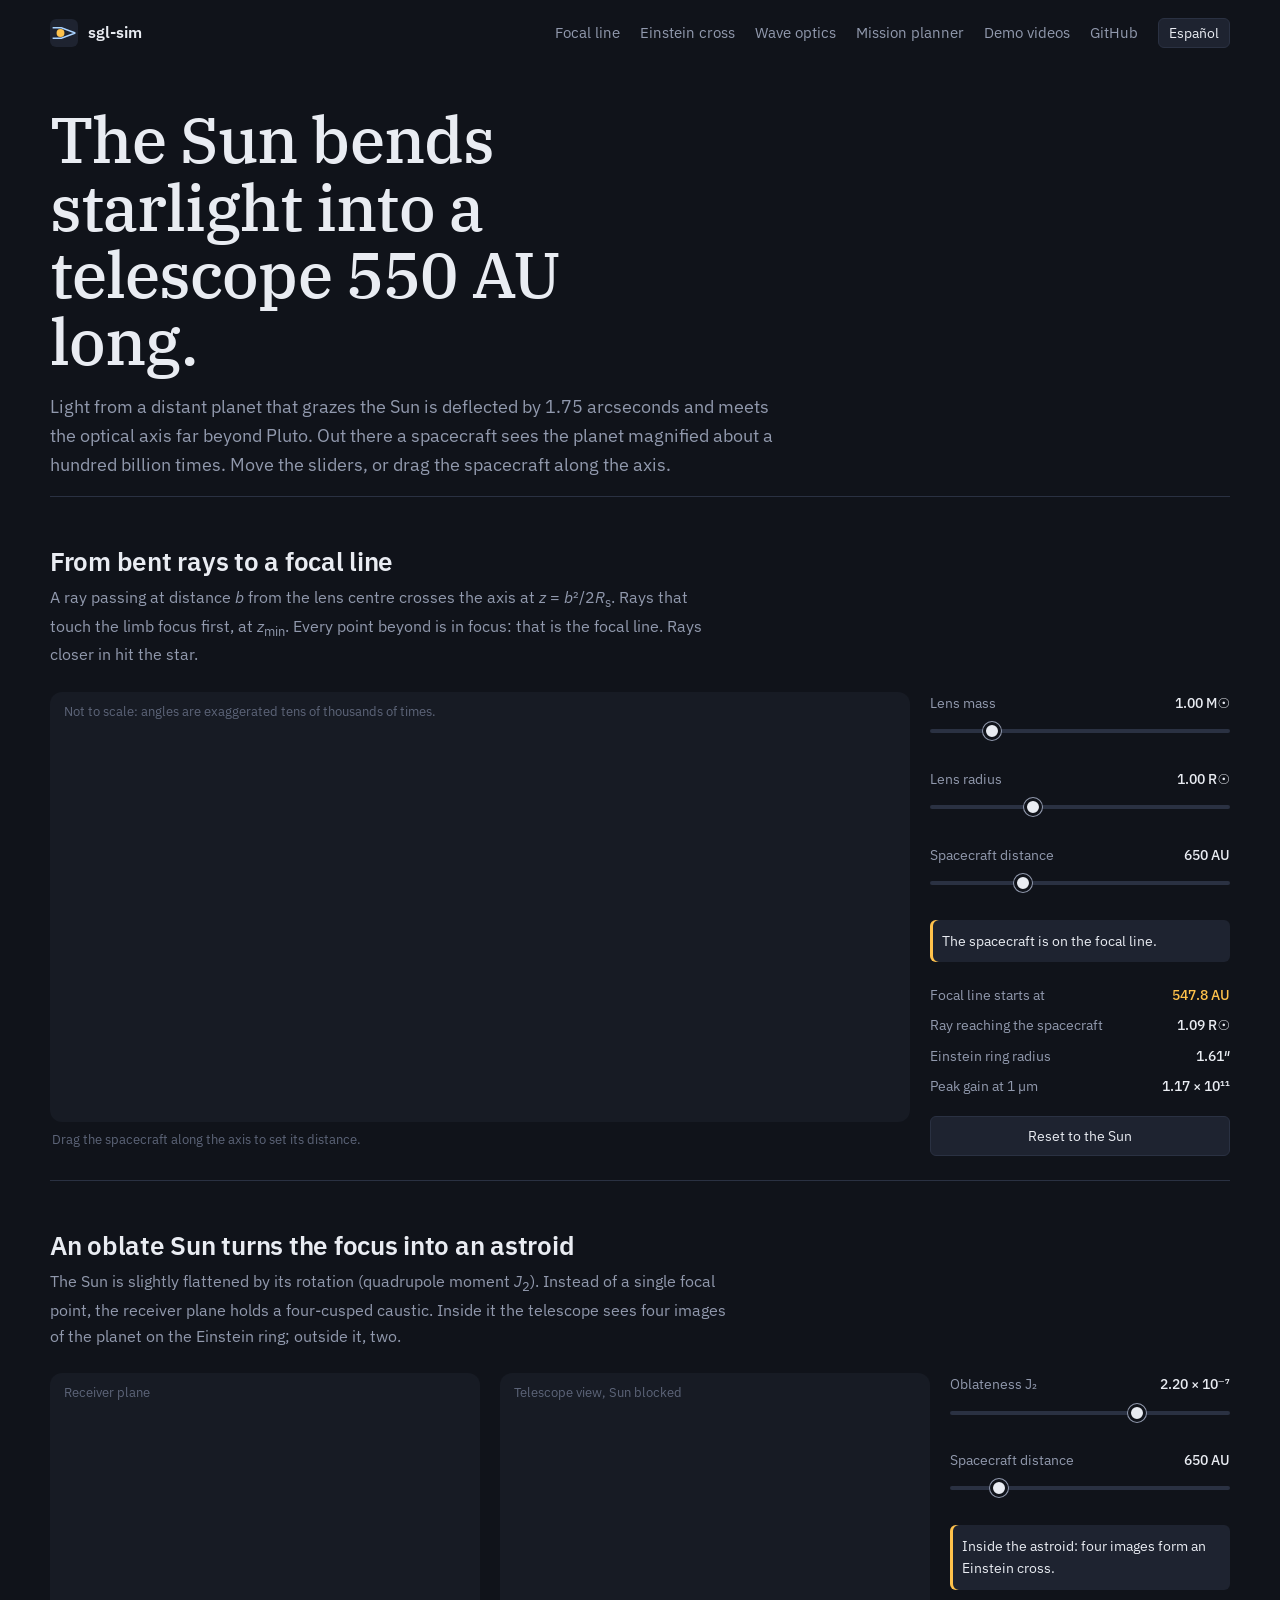
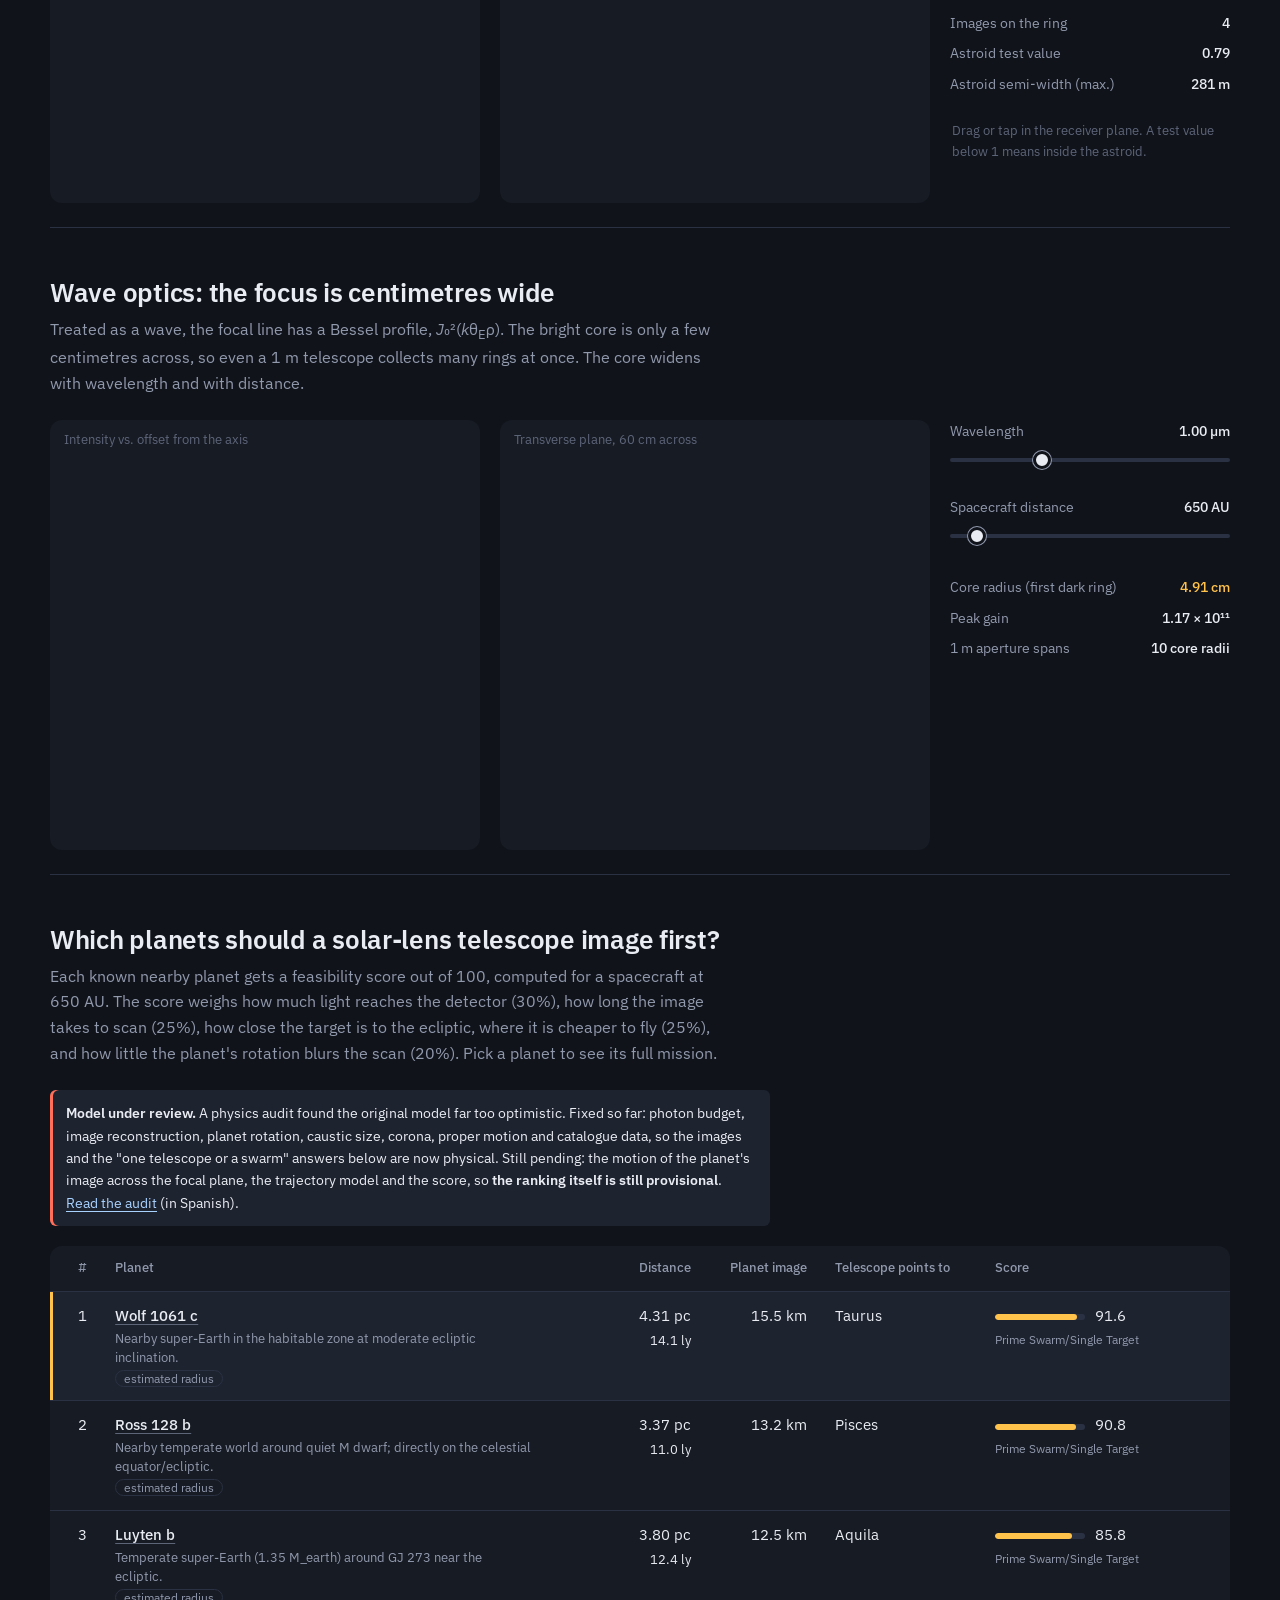
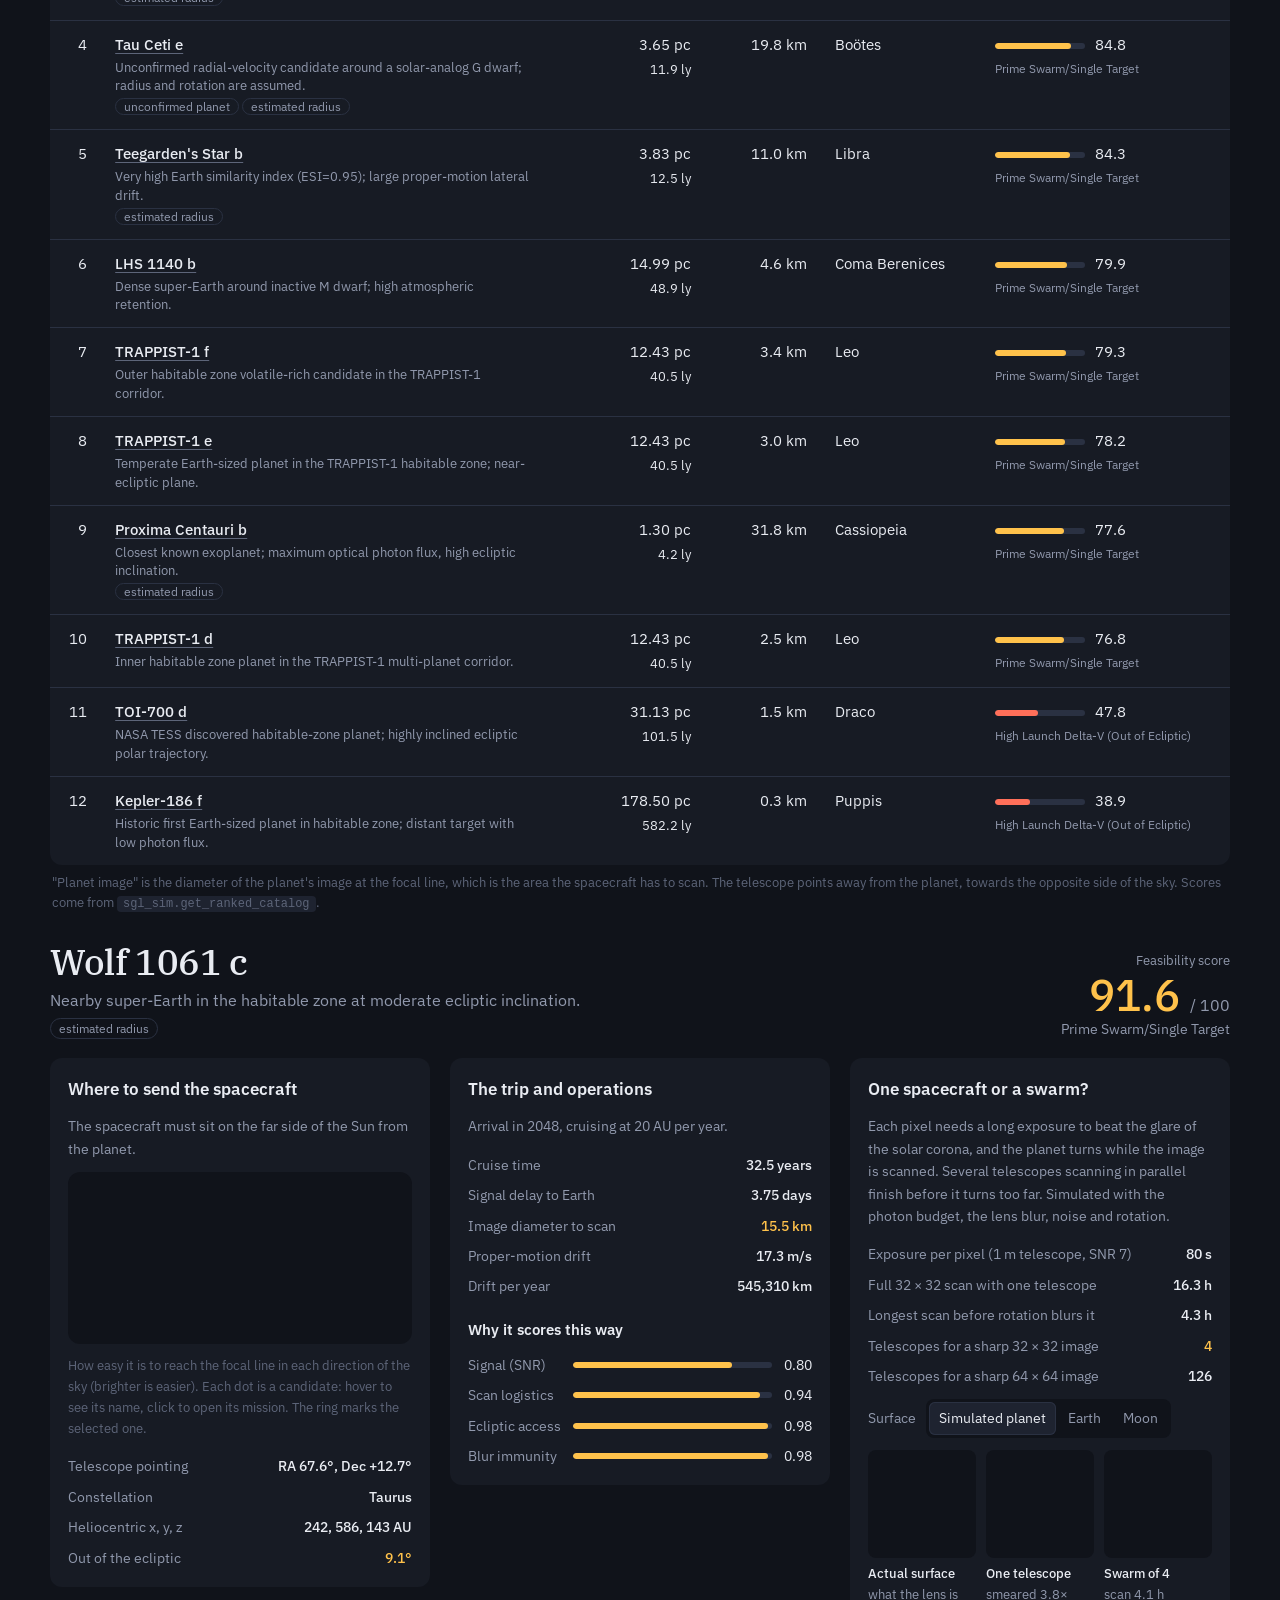
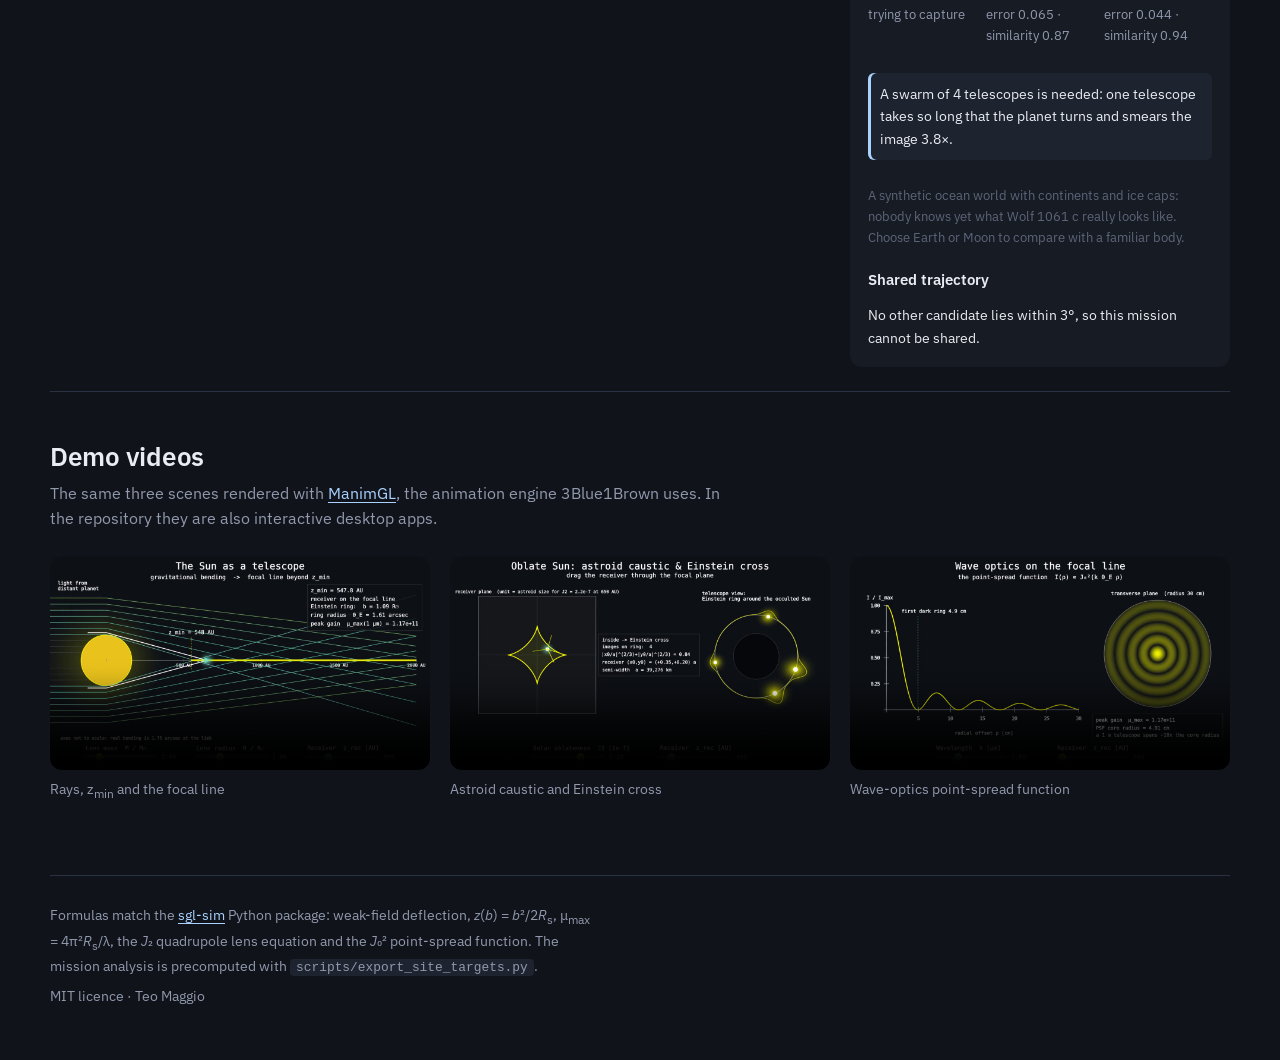
<file: docs/index.html>
<!doctype html>
<html lang="en">
<head>
  <meta charset="utf-8">
  <meta name="viewport" content="width=device-width, initial-scale=1">
  <title>sgl-sim: the Sun as a telescope</title>
  <meta name="description" content="Interactive simulator of the solar gravitational lens: ray bending and the focal line, the J2 astroid caustic and Einstein cross, the wave-optics PSF, and a mission planner for the best exoplanet targets. English and Spanish.">
  <link rel="icon" href="data:image/svg+xml,%3Csvg xmlns='http://www.w3.org/2000/svg' viewBox='0 0 32 32'%3E%3Crect width='32' height='32' rx='7' fill='%2310131a'/%3E%3Cpath d='M3 10 L13 10 L29 16 M3 22 L13 22 L29 16' stroke='%23a9d2ff' stroke-width='1.6' fill='none'/%3E%3Ccircle cx='12' cy='16' r='4.5' fill='%23ffc24b'/%3E%3C/svg%3E">
  <link rel="preconnect" href="https://fonts.googleapis.com">
  <link rel="preconnect" href="https://fonts.gstatic.com" crossorigin>
  <link href="https://fonts.googleapis.com/css2?family=IBM+Plex+Sans:wght@400;500;600&family=IBM+Plex+Serif:wght@500&display=swap" rel="stylesheet">
  <link rel="stylesheet" href="sim/style.css">
  <script src="sim/i18n.js"></script>
</head>
<body>
  <header class="wrap topbar">
    <a class="wordmark" href="./" aria-label="sgl-sim">
      <svg width="28" height="28" viewBox="0 0 32 32" aria-hidden="true"><rect width="32" height="32" rx="7" fill="#1e2330"/><path d="M3 10 L13 10 L29 16 M3 22 L13 22 L29 16" stroke="#a9d2ff" stroke-width="1.6" fill="none"/><circle cx="12" cy="16" r="4.5" fill="#ffc24b"/></svg>
      sgl-sim
    </a>
    <nav aria-label="Sections">
      <a href="#focal-line" data-i18n="nav.focal">Focal line</a>
      <a href="#caustic" data-i18n="nav.caustic">Einstein cross</a>
      <a href="#psf" data-i18n="nav.psf">Wave optics</a>
      <a href="#targets" data-i18n="nav.targets">Mission planner</a>
      <a href="#videos" data-i18n="nav.videos">Demo videos</a>
      <a id="nav-dashboard" href="#" hidden data-i18n="nav.dashboard">Mission dashboard</a>
      <a href="https://github.com/teom275/sgl-sim">GitHub</a>
      <button type="button" class="lang" id="lang-toggle" lang="es" aria-label="Cambiar a español">Español</button>
    </nav>
  </header>

  <main class="wrap">
    <section class="hero">
      <h1 data-i18n="hero.title">The Sun bends starlight into a telescope 550 AU long.</h1>
      <p data-i18n="hero.text">Light from a distant planet that grazes the Sun is deflected by 1.75 arcseconds and meets the optical axis far beyond Pluto. Out there a spacecraft sees the planet magnified about a hundred billion times. Move the sliders, or drag the spacecraft along the axis.</p>
    </section>

    <!-- Scene 1: focal line -->
    <section class="scene" id="focal-line" aria-labelledby="h-focal">
      <h2 id="h-focal" data-i18n="focal.h">From bent rays to a focal line</h2>
      <p class="lede" data-i18n="focal.lede">A ray passing at distance <i>b</i> from the lens centre crosses the axis at <i>z</i> = <i>b</i>²/2<i>R</i><sub>s</sub>. Rays that touch the limb focus first, at <i>z</i><sub>min</sub>. Every point beyond is in focus: that is the focal line. Rays closer in hit the star.</p>
      <div class="stage">
        <div>
          <figure class="canvas wide">
            <canvas id="cv-focal" aria-label="Ray diagram: light bent by the lens converging on the optical axis"></canvas>
            <figcaption data-i18n="focal.cap">Not to scale: angles are exaggerated tens of thousands of times.</figcaption>
          </figure>
          <p class="hint" data-i18n="focal.hint">Drag the spacecraft along the axis to set its distance.</p>
        </div>
        <div class="controls">
          <div class="ctl">
            <label for="f-mass"><span data-i18n="focal.mass">Lens mass</span> <output id="o-mass">1.00 M☉</output></label>
            <input id="f-mass" type="range" min="0.3" max="4" step="0.01" value="1">
          </div>
          <div class="ctl">
            <label for="f-rad"><span data-i18n="focal.rad">Lens radius</span> <output id="o-rad">1.00 R☉</output></label>
            <input id="f-rad" type="range" min="0.3" max="2.4" step="0.01" value="1">
          </div>
          <div class="ctl">
            <label for="f-z"><span data-i18n="focal.z">Spacecraft distance</span> <output id="o-z">650 AU</output></label>
            <input id="f-z" type="range" min="100" max="1950" step="5" value="650">
          </div>
          <div class="status" id="f-status" role="status"></div>
          <dl class="readout">
            <dt data-i18n="focal.dt.zmin">Focal line starts at</dt><dd class="sol" id="r-zmin"></dd>
            <dt data-i18n="focal.dt.b">Ray reaching the spacecraft</dt><dd id="r-b"></dd>
            <dt data-i18n="focal.dt.theta">Einstein ring radius</dt><dd id="r-theta"></dd>
            <dt data-i18n="focal.dt.mu">Peak gain at 1 µm</dt><dd id="r-mu"></dd>
          </dl>
          <button class="btn" type="button" id="f-reset" data-i18n="focal.reset">Reset to the Sun</button>
        </div>
      </div>
    </section>

    <!-- Scene 2: caustic -->
    <section class="scene" id="caustic" aria-labelledby="h-caustic">
      <h2 id="h-caustic" data-i18n="caustic.h">An oblate Sun turns the focus into an astroid</h2>
      <p class="lede" data-i18n="caustic.lede">The Sun is slightly flattened by its rotation (quadrupole moment <i>J</i><sub>2</sub>). Instead of a single focal point, the receiver plane holds a four-cusped caustic. Inside it the telescope sees four images of the planet on the Einstein ring; outside it, two.</p>
      <div class="stage two">
        <figure class="canvas square">
          <canvas id="cv-plane" aria-label="Receiver plane with astroid caustic; drag to move the spacecraft"></canvas>
          <figcaption data-i18n="caustic.cap1">Receiver plane</figcaption>
        </figure>
        <figure class="canvas square">
          <canvas id="cv-ring" aria-label="Telescope view of the Einstein ring with the planet's images"></canvas>
          <figcaption data-i18n="caustic.cap2">Telescope view, Sun blocked</figcaption>
        </figure>
        <div class="controls">
          <div class="ctl">
            <label for="c-j2"><span data-i18n="caustic.j2">Oblateness J₂</span> <output id="o-j2">2.20 × 10⁻⁷</output></label>
            <input id="c-j2" type="range" min="0.5" max="3" step="0.01" value="2.2">
          </div>
          <div class="ctl">
            <label for="c-z"><span data-i18n="caustic.z">Spacecraft distance</span> <output id="o-cz">650 AU</output></label>
            <input id="c-z" type="range" min="550" max="1200" step="5" value="650">
          </div>
          <div class="status" id="c-status" role="status"></div>
          <dl class="readout">
            <dt data-i18n="caustic.dt.n">Images on the ring</dt><dd id="r-nimg"></dd>
            <dt data-i18n="caustic.dt.val">Astroid test value</dt><dd id="r-astroid"></dd>
            <dt data-i18n="caustic.dt.a">Astroid semi-width (max.)</dt><dd id="r-a"></dd>
          </dl>
          <p class="hint" data-i18n="caustic.hint">Drag or tap in the receiver plane. A test value below 1 means inside the astroid.</p>
        </div>
      </div>
    </section>

    <!-- Scene 3: PSF -->
    <section class="scene" id="psf" aria-labelledby="h-psf">
      <h2 id="h-psf" data-i18n="psf.h">Wave optics: the focus is centimetres wide</h2>
      <p class="lede" data-i18n="psf.lede">Treated as a wave, the focal line has a Bessel profile, <i>J</i>₀²(<i>k</i>θ<sub>E</sub>ρ). The bright core is only a few centimetres across, so even a 1 m telescope collects many rings at once. The core widens with wavelength and with distance.</p>
      <div class="stage two">
        <figure class="canvas square">
          <canvas id="cv-psf" aria-label="Radial profile of the point-spread function"></canvas>
          <figcaption data-i18n="psf.cap1">Intensity vs. offset from the axis</figcaption>
        </figure>
        <figure class="canvas square">
          <canvas id="cv-det" aria-label="Transverse plane image of the point-spread function"></canvas>
          <figcaption data-i18n="psf.cap2">Transverse plane, 60 cm across</figcaption>
        </figure>
        <div class="controls">
          <div class="ctl">
            <label for="p-lam"><span data-i18n="psf.lam">Wavelength</span> <output id="o-lam">1.00 µm</output></label>
            <input id="p-lam" type="range" min="0.3" max="2.5" step="0.01" value="1">
          </div>
          <div class="ctl">
            <label for="p-z"><span data-i18n="psf.z">Spacecraft distance</span> <output id="o-pz">650 AU</output></label>
            <input id="p-z" type="range" min="550" max="2000" step="5" value="650">
          </div>
          <dl class="readout">
            <dt data-i18n="psf.dt.core">Core radius (first dark ring)</dt><dd class="sol" id="r-rho0"></dd>
            <dt data-i18n="psf.dt.mu">Peak gain</dt><dd id="r-mu2"></dd>
            <dt data-i18n="psf.dt.span">1 m aperture spans</dt><dd id="r-span"></dd>
          </dl>
        </div>
      </div>
    </section>

    <!-- Mission planner -->
    <section class="scene" id="targets" aria-labelledby="h-targets">
      <h2 id="h-targets" data-i18n="targets.h">Which planets should a solar-lens telescope image first?</h2>
      <p class="lede" data-i18n="targets.lede">Each known nearby planet gets a feasibility score out of 100, computed for a spacecraft at 650 AU. The score weighs how much light reaches the detector (30%), how long the image takes to scan (25%), how close the target is to the ecliptic, where it is cheaper to fly (25%), and how little the planet's rotation blurs the scan (20%). Pick a planet to see its full mission.</p>
      <aside class="review" role="note" data-i18n="review.note"><b>Model under review.</b> A physics audit found the original model far too optimistic. Fixed so far: photon budget, image reconstruction, planet rotation, caustic size, corona, proper motion and catalogue data, so the images and the "one telescope or a swarm" answers below are now physical. Still pending: the motion of the planet's image across the focal plane, the trajectory model and the score, so <b>the ranking itself is still provisional</b>. <a href="https://github.com/teom275/sgl-sim/blob/main/docs/auditoria-fisica.md">Read the audit</a> (in Spanish).</aside>
      <div class="table-wrap">
        <table class="targets">
          <thead>
            <tr>
              <th scope="col" class="num">#</th>
              <th scope="col" data-i18n="th.planet">Planet</th>
              <th scope="col" class="num" data-i18n="th.dist">Distance</th>
              <th scope="col" class="num" data-i18n="th.img">Planet image</th>
              <th scope="col" data-i18n="th.points">Telescope points to</th>
              <th scope="col" data-i18n="th.score">Score</th>
            </tr>
          </thead>
          <tbody id="targets-body">
            <tr><td colspan="6" class="empty" data-i18n="targets.loading">Loading the ranking…</td></tr>
          </tbody>
        </table>
      </div>
      <p class="hint" data-i18n="targets.hint">"Planet image" is the diameter of the planet's image at the focal line, which is the area the spacecraft has to scan. The telescope points away from the planet, towards the opposite side of the sky. Scores come from <code>sgl_sim.get_ranked_catalog</code>.</p>

      <article class="mission" id="mission" aria-live="polite" hidden>
        <header class="mission-head">
          <div>
            <h3 id="m-name"></h3>
            <p id="m-desc"></p>
          </div>
          <div class="mission-score">
            <span class="mission-score-label" data-i18n="m.score">Feasibility score</span>
            <span class="mission-score-num" id="m-score"></span>
            <span class="mission-tier" id="m-tier"></span>
          </div>
        </header>

        <div class="mission-grid">
          <section class="panel">
            <h4 data-i18n="m.where">Where to send the spacecraft</h4>
            <p class="panel-lede" data-i18n="m.where.lede">The spacecraft must sit on the far side of the Sun from the planet.</p>
            <figure class="canvas sky" id="sky-fig">
              <canvas id="cv-sky" aria-label="All-sky map of where the solar lens is easiest to use. Each dot is a candidate; select one to open its mission."></canvas>
              <div class="sky-tip" id="sky-tip" role="tooltip" hidden></div>
            </figure>
            <p class="hint" data-i18n="m.sky">How easy it is to reach the focal line in each direction of the sky (brighter is easier). Each dot is a candidate: hover to see its name, click to open its mission. The ring marks the selected one.</p>
            <dl class="readout">
              <dt data-i18n="m.point">Telescope pointing</dt><dd id="m-point"></dd>
              <dt data-i18n="m.const">Constellation</dt><dd id="m-const"></dd>
              <dt data-i18n="m.xyz">Heliocentric x, y, z</dt><dd id="m-xyz"></dd>
              <dt data-i18n="m.incl">Out of the ecliptic</dt><dd class="sol" id="m-incl"></dd>
            </dl>
          </section>

          <section class="panel">
            <h4 data-i18n="m.trip">The trip and operations</h4>
            <p class="panel-lede" id="m-trip-lede"></p>
            <dl class="readout">
              <dt data-i18n="m.cruise">Cruise time</dt><dd id="m-cruise"></dd>
              <dt data-i18n="m.delay">Signal delay to Earth</dt><dd id="m-delay"></dd>
              <dt data-i18n="m.imgdiam">Image diameter to scan</dt><dd class="sol" id="m-img"></dd>
              <dt data-i18n="m.drift">Proper-motion drift</dt><dd id="m-drift"></dd>
              <dt data-i18n="m.driftyr">Drift per year</dt><dd id="m-driftyr"></dd>
            </dl>
            <h4 class="sub" data-i18n="m.breakdown">Why it scores this way</h4>
            <div class="bars" id="m-bars"></div>
          </section>

          <section class="panel">
            <h4 data-i18n="m.imaging">One spacecraft or a swarm?</h4>
            <p class="panel-lede" data-i18n="m.imaging.lede">Each pixel needs a long exposure to beat the glare of the solar corona, and the planet turns while the image is scanned. Several telescopes scanning in parallel finish before it turns too far. Simulated with the photon budget, the lens blur, noise and rotation.</p>
            <dl class="readout">
              <dt data-i18n="m.tpix">Exposure per pixel (1 m telescope, SNR 7)</dt><dd id="m-tpix"></dd>
              <dt data-i18n="m.scan1">Full 32 × 32 scan with one telescope</dt><dd id="m-scan1"></dd>
              <dt data-i18n="m.tsharp">Longest scan before rotation blurs it</dt><dd id="m-tsharp"></dd>
              <dt data-i18n="m.need32">Telescopes for a sharp 32 × 32 image</dt><dd class="sol" id="m-need32"></dd>
              <dt data-i18n="m.need64">Telescopes for a sharp 64 × 64 image</dt><dd id="m-need64"></dd>
            </dl>
            <div class="surface-pick" role="radiogroup" aria-labelledby="surface-label">
              <span id="surface-label" data-i18n="m.surface">Surface</span>
              <div class="seg-group">
                <button type="button" role="radio" class="seg" data-surface="planet" aria-checked="true" data-i18n="m.surf.planet">Simulated planet</button>
                <button type="button" role="radio" class="seg" data-surface="earth" aria-checked="false" data-i18n="m.surf.earth">Earth</button>
                <button type="button" role="radio" class="seg" data-surface="moon" aria-checked="false" data-i18n="m.surf.moon">Moon</button>
              </div>
            </div>
            <div class="compare three">
              <figure><div class="canvas square"><canvas id="cv-b0" aria-label="Actual surface"></canvas></div><figcaption id="m-b0"></figcaption></figure>
              <figure><div class="canvas square"><canvas id="cv-b1" aria-label="Reconstruction with one spacecraft"></canvas></div><figcaption id="m-b1"></figcaption></figure>
              <figure><div class="canvas square"><canvas id="cv-bn" aria-label="Reconstruction with a swarm"></canvas></div><figcaption id="m-bn"></figcaption></figure>
            </div>
            <p class="status" id="m-verdict"></p>
            <p class="hint" id="m-surface-note"></p>
            <h4 class="sub" data-i18n="m.shared">Shared trajectory</h4>
            <p class="panel-text" id="m-shared"></p>
          </section>
        </div>
      </article>
    </section>

    <!-- Videos -->
    <section class="scene" id="videos" aria-labelledby="h-videos">
      <h2 id="h-videos" data-i18n="videos.h">Demo videos</h2>
      <p class="lede" data-i18n="videos.lede">The same three scenes rendered with <a href="https://github.com/3b1b/manim">ManimGL</a>, the animation engine 3Blue1Brown uses. In the repository they are also interactive desktop apps.</p>
      <div class="videos">
        <figure>
          <video controls muted playsinline preload="metadata" poster="videos/SolarLensFocalLine.jpg" src="videos/SolarLensFocalLine.mp4"></video>
          <figcaption data-i18n="videos.c1">Rays, z<sub>min</sub> and the focal line</figcaption>
        </figure>
        <figure>
          <video controls muted playsinline preload="metadata" poster="videos/EinsteinCrossExplorer.jpg" src="videos/EinsteinCrossExplorer.mp4"></video>
          <figcaption data-i18n="videos.c2">Astroid caustic and Einstein cross</figcaption>
        </figure>
        <figure>
          <video controls muted playsinline preload="metadata" poster="videos/WavePSFExplorer.jpg" src="videos/WavePSFExplorer.mp4"></video>
          <figcaption data-i18n="videos.c3">Wave-optics point-spread function</figcaption>
        </figure>
      </div>
    </section>
  </main>

  <footer class="wrap foot">
    <p data-i18n="foot.1">Formulas match the <a href="https://github.com/teom275/sgl-sim">sgl-sim</a> Python package: weak-field deflection, <i>z</i>(<i>b</i>) = <i>b</i>²/2<i>R</i><sub>s</sub>, μ<sub>max</sub> = 4π²<i>R</i><sub>s</sub>/λ, the <i>J</i>₂ quadrupole lens equation and the <i>J</i>₀² point-spread function. The mission analysis is precomputed with <code>scripts/export_site_targets.py</code>.</p>
    <p data-i18n="foot.2">MIT licence · Teo Maggio</p>
  </footer>

  <script src="sim/config.js"></script>
  <script src="sim/physics.js"></script>
  <script src="sim/scenes.js"></script>
</body>
</html>
</file>
<file: docs/sim/style.css>
/* sgl-sim web simulator. Principle: the chrome stays monochrome; only light is coloured. */
:root {
  --void: #10131a;
  --surface: #171b24;
  --raised: #1e2330;
  --rule: #2a3142;
  --ink: #e9ecf2;
  --dim: #9199ad;
  --faint: #5d6579;
  --sol: #ffc24b;      /* focused light, the focal line */
  --ice: #a9d2ff;      /* incoming starlight */
  --flare: #ff6f59;    /* light the star blocks */
  --radius-fig: 12px;
  --radius-ctl: 6px;
  --sans: "IBM Plex Sans", system-ui, -apple-system, "Segoe UI", sans-serif;
  --serif: "IBM Plex Serif", Georgia, serif;
  --measure: 68ch;
  color-scheme: dark;
}

* { box-sizing: border-box; }

html { -webkit-text-size-adjust: 100%; }

body {
  margin: 0;
  background: var(--void);
  color: var(--ink);
  font: 400 16px/1.6 var(--sans);
  font-variant-numeric: tabular-nums;
}

a { color: var(--ice); text-underline-offset: 3px; }
a:hover { color: var(--ink); }

:focus-visible { outline: 2px solid var(--sol); outline-offset: 3px; border-radius: 4px; }

.wrap { width: min(1180px, 100% - 32px); margin-inline: auto; }

/* ---------- top bar ---------- */
.topbar {
  display: flex; align-items: center; justify-content: space-between; gap: 16px;
  padding: 18px 0;
}
.wordmark { white-space: nowrap; display: flex; align-items: center; gap: 10px; font-weight: 600; color: var(--ink); text-decoration: none; }
.wordmark svg { display: block; }
.topbar nav { display: flex; gap: 8px 20px; flex-wrap: wrap; align-items: center; font-size: 15px; }
.topbar nav a { color: var(--dim); text-decoration: none; }
.topbar nav a:hover { color: var(--ink); }

/* ---------- hero ---------- */
.hero { padding: 40px 0 8px; }
.hero h1 {
  font: 500 clamp(34px, 5.4vw, 64px)/1.05 var(--serif);
  letter-spacing: -0.015em;
  margin: 0 0 18px;
  max-width: 17ch;
}
.hero p { color: var(--dim); max-width: var(--measure); margin: 0 0 8px; font-size: 18px; }

/* ---------- scene blocks ---------- */
.scene { padding: 48px 0 24px; border-top: 1px solid var(--rule); }
.scene:first-of-type { border-top: 0; }
.scene h2 { font: 600 26px/1.25 var(--sans); margin: 0 0 8px; letter-spacing: -0.01em; }
.scene .lede { color: var(--dim); max-width: var(--measure); margin: 0 0 24px; }

.stage { display: grid; gap: 20px; grid-template-columns: minmax(0, 1fr) 300px; align-items: start; }
.stage.two { grid-template-columns: minmax(0, 1fr) minmax(0, 1fr) 280px; }

figure.canvas {
  margin: 0; background: var(--surface); border-radius: var(--radius-fig);
  position: relative; overflow: hidden; touch-action: none;
}
figure.canvas canvas { display: block; width: 100%; height: 100%; }
figure.canvas.wide { aspect-ratio: 16 / 8; }
figure.canvas.square { aspect-ratio: 1 / 1; }
figure.canvas figcaption {
  position: absolute; left: 14px; top: 10px; font-size: 13px; color: var(--faint); pointer-events: none;
}
.hint { font-size: 13px; color: var(--faint); margin: 8px 2px 0; }

/* ---------- controls ---------- */
.controls { display: flex; flex-direction: column; gap: 18px; }
.ctl label { display: flex; justify-content: space-between; align-items: baseline; gap: 8px; font-size: 14px; color: var(--dim); margin-bottom: 6px; }
.ctl output { color: var(--ink); font-weight: 500; }

input[type="range"] {
  -webkit-appearance: none; appearance: none; width: 100%; height: 22px; background: transparent; margin: 0;
}
input[type="range"]::-webkit-slider-runnable-track { height: 4px; border-radius: 2px; background: var(--rule); }
input[type="range"]::-moz-range-track { height: 4px; border-radius: 2px; background: var(--rule); }
input[type="range"]::-webkit-slider-thumb {
  -webkit-appearance: none; width: 18px; height: 18px; margin-top: -7px; border-radius: 50%;
  background: var(--ink); border: 3px solid var(--void); box-shadow: 0 0 0 1px var(--dim);
}
input[type="range"]::-moz-range-thumb {
  width: 14px; height: 14px; border-radius: 50%; background: var(--ink); border: 3px solid var(--void);
  box-shadow: 0 0 0 1px var(--dim);
}
input[type="range"]:focus-visible { outline: none; }
input[type="range"]:focus-visible::-webkit-slider-thumb { box-shadow: 0 0 0 3px var(--sol); }
input[type="range"]:focus-visible::-moz-range-thumb { box-shadow: 0 0 0 3px var(--sol); }

/* ---------- readouts ---------- */
dl.readout { margin: 4px 0 0; display: grid; grid-template-columns: 1fr auto; gap: 8px 12px; font-size: 14px; }
dl.readout dt { color: var(--dim); }
dl.readout dd { margin: 0; text-align: right; font-weight: 500; }
dl.readout .sol { color: var(--sol); }
dl.readout .flare { color: var(--flare); }
.status { font-size: 14px; padding: 10px 12px; border-radius: var(--radius-ctl); background: var(--raised); color: var(--ink); }
.status[data-tone="sol"] { box-shadow: inset 3px 0 0 var(--sol); }
.status[data-tone="flare"] { box-shadow: inset 3px 0 0 var(--flare); }
.status[data-tone="ice"] { box-shadow: inset 3px 0 0 var(--ice); }

.btn {
  font: inherit; font-size: 14px; color: var(--ink); background: var(--raised); border: 1px solid var(--rule);
  padding: 8px 14px; border-radius: var(--radius-ctl); cursor: pointer;
}
.btn:hover { border-color: var(--dim); }

/* ---------- review notice ---------- */
.review {
  margin: 0 0 20px; padding: 12px 16px; border-radius: var(--radius-ctl); background: var(--raised);
  box-shadow: inset 3px 0 0 var(--flare); font-size: 14px; color: var(--ink); max-width: 90ch;
}
.review b { font-weight: 600; }

/* ---------- ranked targets ---------- */
.table-wrap { overflow-x: auto; background: var(--surface); border-radius: var(--radius-fig); }
table.targets { width: 100%; border-collapse: collapse; font-size: 15px; }
.targets th { text-align: left; font-weight: 500; font-size: 13px; color: var(--dim); padding: 12px 14px; border-bottom: 1px solid var(--rule); white-space: nowrap; }
.targets td { padding: 12px 14px; border-bottom: 1px solid var(--rule); vertical-align: top; }
.targets tbody tr:last-child td { border-bottom: 0; }
.targets .num { text-align: right; white-space: nowrap; }
.targets .planet { min-width: 240px; }
.targets .planet b { font-weight: 500; display: block; }
.targets .planet span { color: var(--dim); font-size: 13px; line-height: 1.45; display: block; margin-top: 2px; max-width: 52ch; }
.targets .score { min-width: 170px; white-space: nowrap; }
.targets .score-bar { display: inline-block; vertical-align: middle; width: 90px; height: 6px; border-radius: 3px; background: var(--rule); margin-right: 10px; overflow: hidden; }
.targets .score-bar i { display: block; height: 100%; border-radius: 3px; background: var(--sol); }
.targets tr.low .score-bar i { background: var(--flare); }
.targets .score small { display: block; color: var(--dim); font-size: 12px; margin-top: 2px; white-space: normal; }
.targets .empty { color: var(--dim); }

.targets tbody tr.pick { cursor: pointer; }
.targets tbody tr.pick:hover td { background: var(--raised); }
.targets tbody tr[aria-selected="true"] td { background: var(--raised); }
.targets tbody tr[aria-selected="true"] td:first-child { box-shadow: inset 3px 0 0 var(--sol); }
.targets .planet button {
  font: inherit; font-weight: 500; color: var(--ink); background: none; border: 0; padding: 0;
  cursor: pointer; text-align: left; text-decoration: underline; text-decoration-color: var(--faint); text-underline-offset: 3px;
}
.targets .planet button:hover { text-decoration-color: var(--ink); }

.flags { display: inline-flex; gap: 6px; flex-wrap: wrap; margin-top: 4px; }
.flag { font-style: normal; font-size: 12px; color: var(--dim); border: 1px solid var(--rule); border-radius: 999px; padding: 0 8px; }

/* ---------- mission planner ---------- */
.mission { margin-top: 28px; }
.mission-head { display: flex; justify-content: space-between; align-items: flex-end; gap: 16px 32px; flex-wrap: wrap; margin-bottom: 18px; }
.mission-head h3 { font: 500 clamp(26px, 3.4vw, 36px)/1.1 var(--serif); margin: 0 0 6px; letter-spacing: -0.01em; }
.mission-head p { margin: 0; color: var(--dim); max-width: 60ch; }
.mission-score { display: grid; justify-items: end; text-align: right; }
.mission-score-label { font-size: 13px; color: var(--dim); }
.mission-score-num { font-size: 44px; font-weight: 500; line-height: 1.05; color: var(--sol); }
.mission-score-num small { font-size: 16px; color: var(--dim); font-weight: 400; }
.mission-tier { font-size: 14px; color: var(--dim); }
.mission-grid { display: grid; grid-template-columns: repeat(3, minmax(0, 1fr)); gap: 20px; align-items: start; }
.panel { background: var(--surface); border-radius: var(--radius-fig); padding: 18px; display: flex; flex-direction: column; gap: 12px; min-width: 0; }
.panel h4 { margin: 0; font-size: 17px; font-weight: 600; }
.panel h4.sub { font-size: 15px; margin-top: 8px; }
.panel-lede, .panel-text { margin: 0; color: var(--dim); font-size: 14px; }
.panel-text { color: var(--ink); }
.panel .hint { margin: 0; }
.panel .canvas { background: var(--void); }
figure.canvas.sky, div.canvas.sky { aspect-ratio: 2 / 1; }
div.canvas { position: relative; border-radius: 8px; overflow: hidden; }
div.canvas.square { aspect-ratio: 1 / 1; }
div.canvas canvas { position: absolute; inset: 0; width: 100%; height: 100%; display: block; }
.panel figure.canvas canvas { position: absolute; inset: 0; }
.compare { display: grid; grid-template-columns: repeat(2, minmax(0, 1fr)); gap: 12px; }
.compare figure { margin: 0; }
.compare figcaption { font-size: 13px; color: var(--dim); margin-top: 6px; }
.compare figcaption b { display: block; color: var(--ink); font-weight: 500; }
.bars { display: grid; grid-template-columns: auto minmax(0, 1fr) auto; gap: 8px 12px; align-items: center; font-size: 14px; }
.bars .label { color: var(--dim); }
.bars .bar { height: 6px; background: var(--rule); border-radius: 3px; overflow: hidden; }
.bars .bar i { display: block; height: 100%; background: var(--sol); border-radius: 3px; }

.compare.three { grid-template-columns: repeat(3, minmax(0, 1fr)); gap: 10px; }
.surface-pick { display: flex; align-items: center; gap: 10px; flex-wrap: wrap; font-size: 14px; color: var(--dim); }
.seg-group { display: inline-flex; background: var(--void); border-radius: 8px; padding: 3px; gap: 2px; flex-wrap: wrap; }
.seg-group .seg {
  font: inherit; font-size: 14px; color: var(--dim); background: transparent; border: 0;
  padding: 5px 10px; border-radius: var(--radius-ctl); cursor: pointer;
}
.seg-group .seg:hover { color: var(--ink); }
.seg-group .seg[aria-checked="true"] { background: var(--raised); color: var(--ink); box-shadow: inset 0 0 0 1px var(--rule); }
#sky-fig { cursor: default; }
.sky-tip {
  position: absolute; pointer-events: none; transform: translate(-50%, calc(-100% - 12px));
  background: var(--ink); color: var(--void); font-size: 13px; font-weight: 500; line-height: 1.3;
  padding: 5px 9px; border-radius: 6px; max-width: min(280px, calc(100% - 8px)); width: max-content; z-index: 2;
}
.sky-tip small { display: block; font-weight: 400; color: #3a4255; }

.lang {
  font: inherit; font-size: 14px; color: var(--ink); background: var(--raised); border: 1px solid var(--rule);
  padding: 3px 10px; border-radius: var(--radius-ctl); cursor: pointer;
}
.lang:hover { border-color: var(--dim); }

/* ---------- videos ---------- */
.videos { display: grid; grid-template-columns: repeat(3, minmax(0, 1fr)); gap: 20px; }
.videos figure { margin: 0; }
.videos video { width: 100%; border-radius: var(--radius-fig); background: var(--surface); display: block; }
.videos figcaption { font-size: 14px; color: var(--dim); margin-top: 8px; }

/* ---------- footer ---------- */
.foot { border-top: 1px solid var(--rule); margin-top: 48px; padding: 28px 0 48px; color: var(--dim); font-size: 14px; }
.foot p { max-width: var(--measure); margin: 0 0 6px; }
code { font-size: 0.92em; background: var(--raised); padding: 1px 6px; border-radius: 4px; }

/* ---------- responsive ---------- */
@media (max-width: 980px) {
  .stage, .stage.two { grid-template-columns: minmax(0, 1fr); }
  .stage.two { grid-template-columns: minmax(0, 1fr) minmax(0, 1fr); }
  .stage.two .controls { grid-column: 1 / -1; }
  .videos { grid-template-columns: minmax(0, 1fr); }
  .mission-grid { grid-template-columns: minmax(0, 1fr); }
  .mission-score { justify-items: start; text-align: left; }
}
@media (max-width: 620px) {
  .stage.two { grid-template-columns: minmax(0, 1fr); }
  figure.canvas.wide { aspect-ratio: 4 / 3; }
  .topbar { flex-wrap: wrap; }
  .topbar nav { gap: 6px 14px; font-size: 14px; }
}
@media (prefers-reduced-motion: reduce) {
  * { scroll-behavior: auto !important; }
}
</file>
